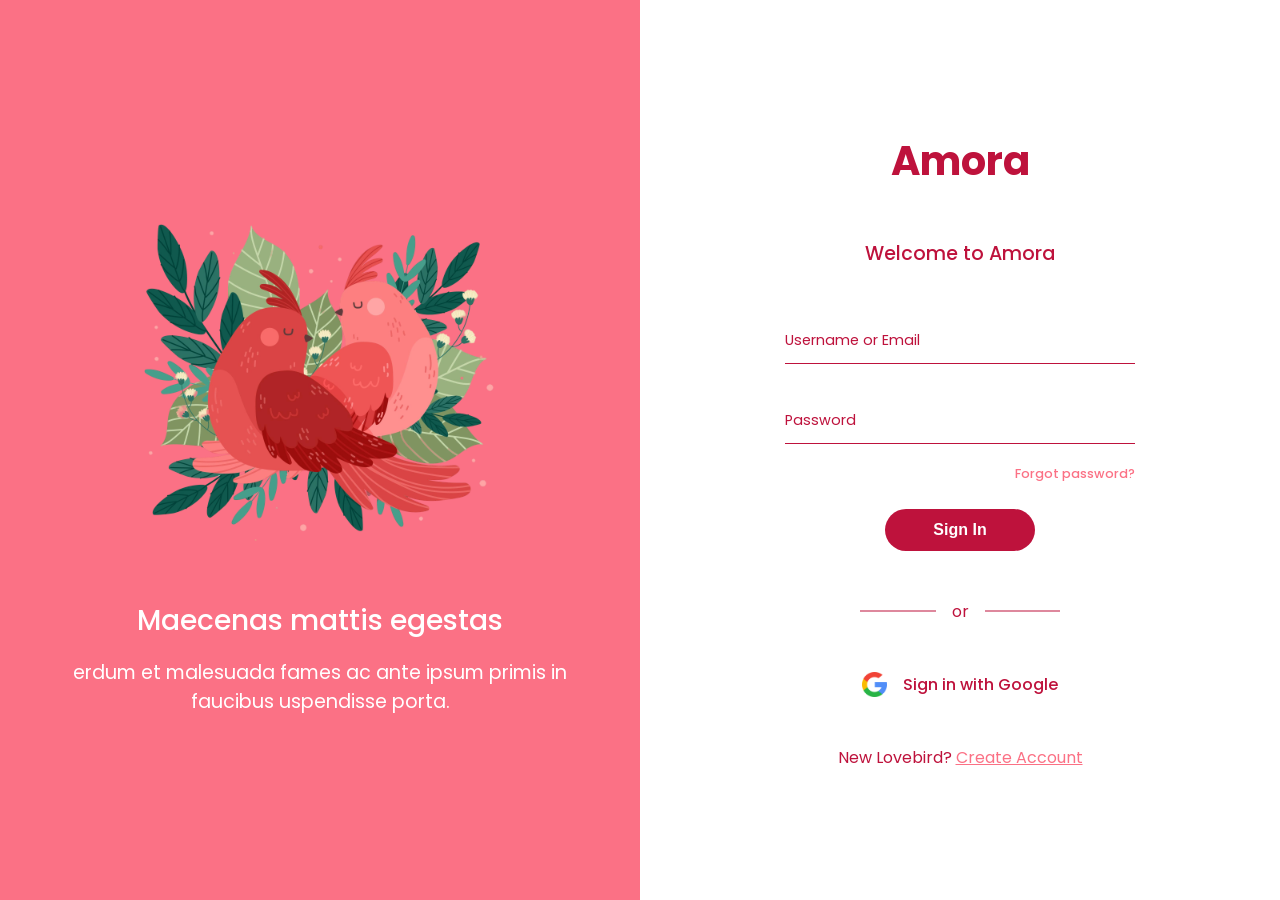
<file: index.html>
<!DOCTYPE html>
<html lang="en">
  <head>
    <meta charset="UTF-8" />
    <meta http-equiv="X-UA-Compatible" content="IE=edge" />
    <meta name="viewport" content="width=device-width, initial-scale=1.0" />
    <link rel="stylesheet" href="styles.css" />
    <title>Amora | Romantic Wedding Planning</title>
  </head>
  <body>
    <div class="container">
      <div class="container__left">
        <img src="assets/bg.png" alt="lovebirds" />
        <h2>Maecenas mattis egestas</h2>
        <p>
          erdum et malesuada fames ac ante ipsum primis in faucibus uspendisse
          porta.
        </p>
      </div>
      <div class="container__right">
        <div class="content">
          <h1 class="logo">Amora</h1>
          <p class="header">Welcome to Amora</p>
          <form>
            <div class="input__group">
              <input type="text" />
              <label for="username">Username or Email</label>
            </div>
            <div class="input__group">
              <input type="password" />
              <label for="password">Password</label>
            </div>
            <p><a href="forget.html">Forgot password?</a></p>
            <button>Sign In</button>
          </form>
          <div class="divider">
            <span>or</span>
          </div>
          <div class="google__login">
            <img src="assets/search.png" alt="google" />
            <span>Sign in with Google</span>
          </div>
          <p class="create__account">
            New Lovebird? <a href="signup.html">Create Account</a>
          </p>
        </div>
      </div>
    </div>
  </body>
</html>
</file>
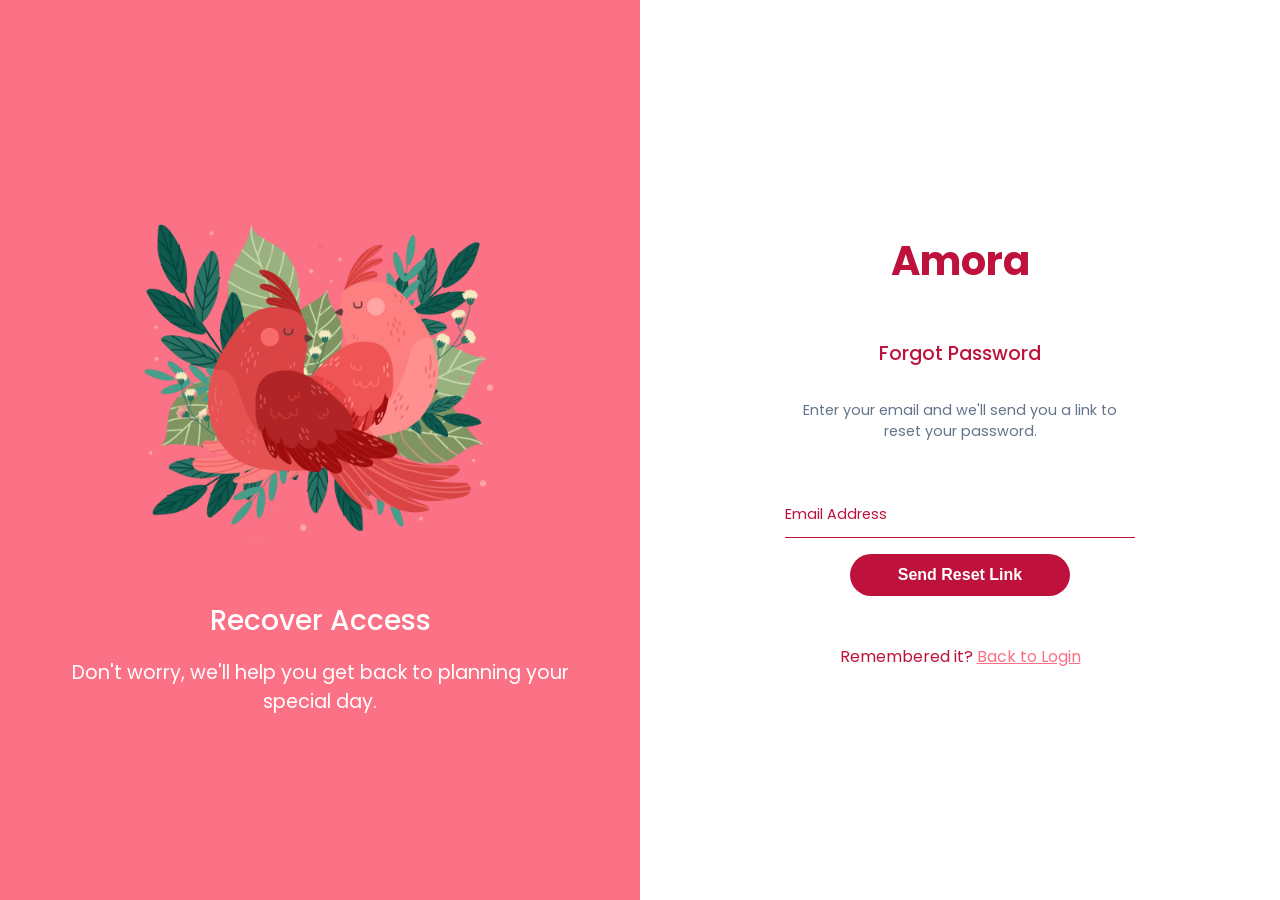
<file: forget.html>
<!DOCTYPE html>
<html lang="en">
  <head>
    <meta charset="UTF-8" />
    <meta http-equiv="X-UA-Compatible" content="IE=edge" />
    <meta name="viewport" content="width=device-width, initial-scale=1.0" />
    <link rel="stylesheet" href="styles.css" />
    <title>Forgot Password | Amora</title>
  </head>
  <body>
    <div id="success-msg" class="success-message">Reset link sent to your email!</div>
    <div class="container">
      <div class="container__left">
        <img src="assets/bg.png" alt="lovebirds" />
        <h2>Recover Access</h2>
        <p>
          Don't worry, we'll help you get back to planning your special day.
        </p>
      </div>
      <div class="container__right">
        <div class="content">
          <h1 class="logo">Amora</h1>
          <p class="header">Forgot Password</p>
          <p style="text-align: center; color: var(--text-light); font-size: 0.9rem; margin-bottom: 1rem;">
            Enter your email and we'll send you a link to reset your password.
          </p>
          <form onsubmit="event.preventDefault(); showSuccess();">
            <div class="input__group">
              <input type="email" required />
              <label>Email Address</label>
            </div>
            <button>Send Reset Link</button>
          </form>
          <p class="create__account" style="margin-top: 2rem;">
            Remembered it? <a href="index.html">Back to Login</a>
          </p>
        </div>
      </div>
    </div>
    <script>
      function showSuccess() {
        const msg = document.getElementById('success-msg');
        msg.classList.add('show');
        setTimeout(() => {
          msg.classList.remove('show');
          window.location.href = 'reset.html';
        }, 3000);
      }
    </script>
  </body>
</html>
</file>
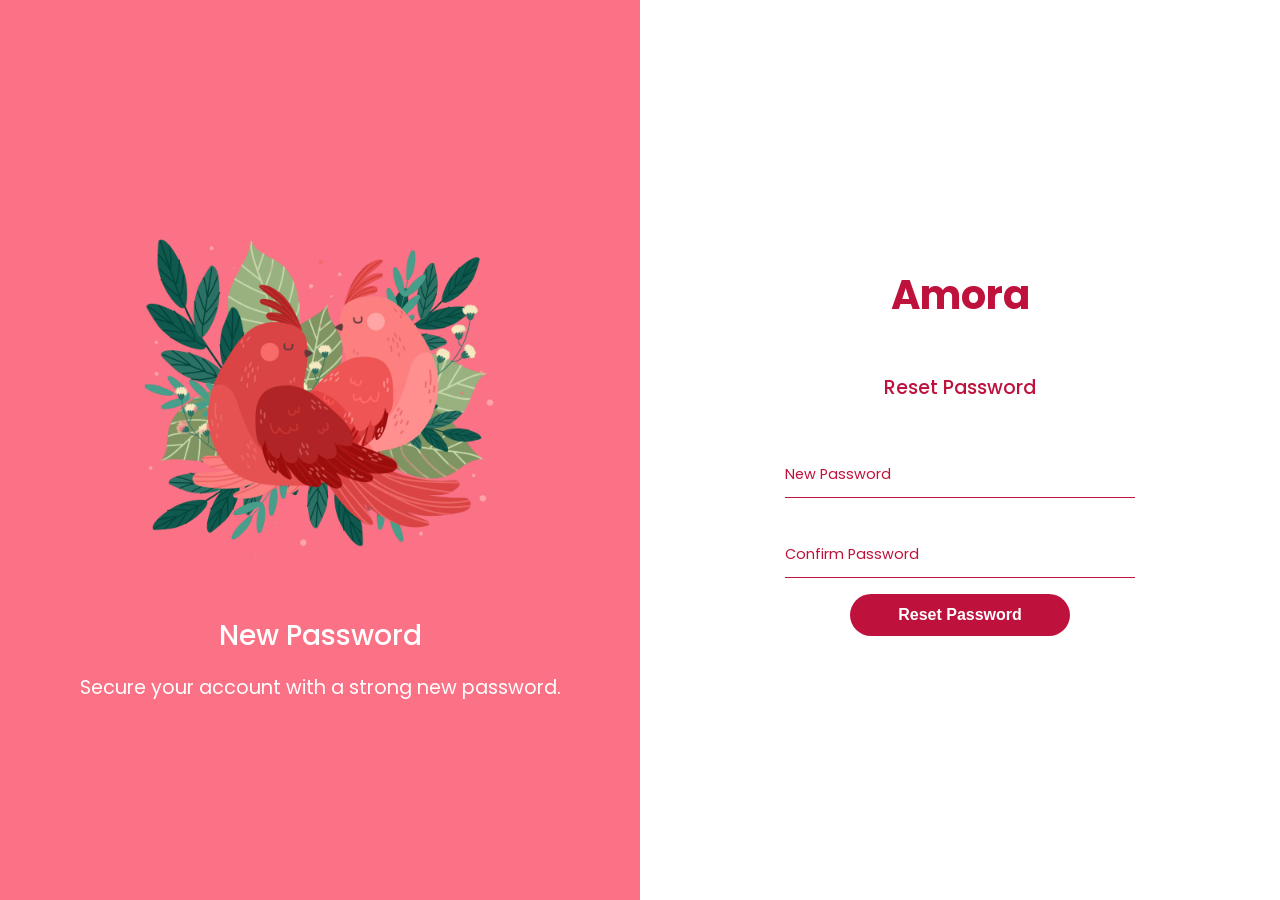
<file: reset.html>
<!DOCTYPE html>
<html lang="en">
  <head>
    <meta charset="UTF-8" />
    <meta http-equiv="X-UA-Compatible" content="IE=edge" />
    <meta name="viewport" content="width=device-width, initial-scale=1.0" />
    <link rel="stylesheet" href="styles.css" />
    <title>Reset Password | Amora</title>
  </head>
  <body>
    <div id="success-msg" class="success-message">Password reset successfully!</div>
    <div class="container">
      <div class="container__left">
        <img src="assets/bg.png" alt="lovebirds" />
        <h2>New Password</h2>
        <p>
          Secure your account with a strong new password.
        </p>
      </div>
      <div class="container__right">
        <div class="content">
          <h1 class="logo">Amora</h1>
          <p class="header">Reset Password</p>
          <form onsubmit="event.preventDefault(); showSuccess();">
            <div class="input__group">
              <input type="password" required />
              <label>New Password</label>
            </div>
            <div class="input__group">
              <input type="password" required />
              <label>Confirm Password</label>
            </div>
            <button>Reset Password</button>
          </form>
        </div>
      </div>
    </div>
    <script>
      function showSuccess() {
        const msg = document.getElementById('success-msg');
        msg.classList.add('show');
        setTimeout(() => {
          msg.classList.remove('show');
          window.location.href = 'index.html';
        }, 3000);
      }
    </script>
  </body>
</html>
</file>
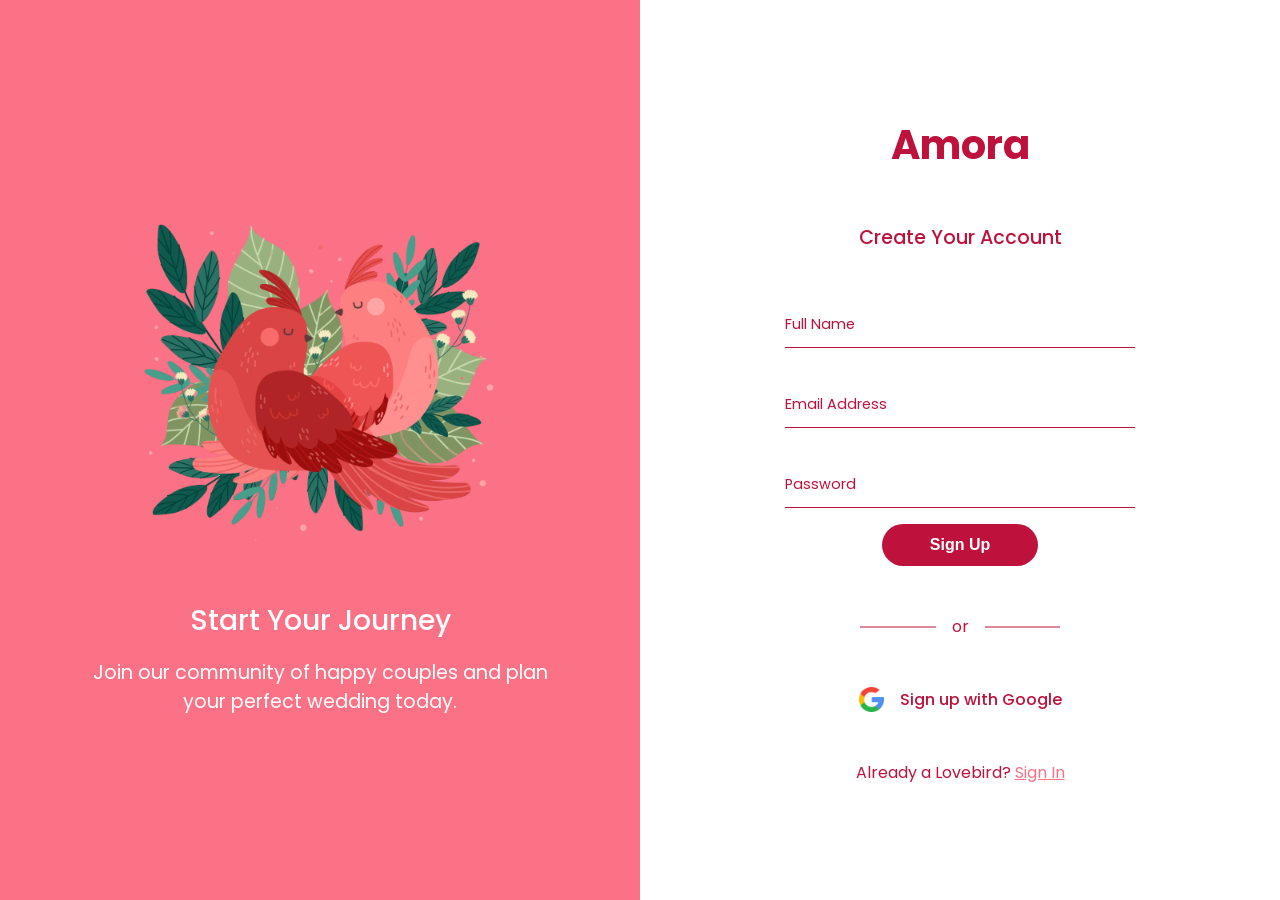
<file: signup.html>
<!DOCTYPE html>
<html lang="en">
  <head>
    <meta charset="UTF-8" />
    <meta http-equiv="X-UA-Compatible" content="IE=edge" />
    <meta name="viewport" content="width=device-width, initial-scale=1.0" />
    <link rel="stylesheet" href="styles.css" />
    <title>Sign Up | Amora</title>
  </head>
  <body>
    <div id="success-msg" class="success-message">Account created successfully!</div>
    <div class="container">
      <div class="container__left">
        <img src="assets/bg.png" alt="lovebirds" />
        <h2>Start Your Journey</h2>
        <p>
          Join our community of happy couples and plan your perfect wedding today.
        </p>
      </div>
      <div class="container__right">
        <div class="content">
          <h1 class="logo">Amora</h1>
          <p class="header">Create Your Account</p>
          <form onsubmit="event.preventDefault(); showSuccess();">
            <div class="input__group">
              <input type="text" required />
              <label>Full Name</label>
            </div>
            <div class="input__group">
              <input type="email" required />
              <label>Email Address</label>
            </div>
            <div class="input__group">
              <input type="password" required />
              <label>Password</label>
            </div>
            <button>Sign Up</button>
          </form>
          <div class="divider">
            <span>or</span>
          </div>
          <div class="google__login">
            <img src="assets/search.png" alt="google" />
            <span>Sign up with Google</span>
          </div>
          <p class="create__account">
            Already a Lovebird? <a href="index.html">Sign In</a>
          </p>
        </div>
      </div>
    </div>
    <script>
      function showSuccess() {
        const msg = document.getElementById('success-msg');
        msg.classList.add('show');
        setTimeout(() => {
          msg.classList.remove('show');
          window.location.href = 'index.html';
        }, 3000);
      }
    </script>
  </body>
</html>
</file>
<file: styles.css>
@import url("https://fonts.googleapis.com/css2?family=Poppins:wght@400;500;600&display=swap");

:root {
  --primary-color: #fb7185;
  --secondary-color: #be123c;
  --text-dark: #1e293b;
  --text-light: #64748b;
  --extra-light: #fff1f2;
  --white: #ffffff;
}

* {
  padding: 0;
  margin: 0;
  box-sizing: border-box;
}

body {
  font-family: "Poppins", sans-serif;
}

.container {
  min-height: 100vh;
  display: grid;
  grid-template-columns: repeat(2, 1fr);
}

.container__left {
  padding: 1rem;
  display: flex;
  flex-direction: column;
  align-items: center;
  justify-content: center;
  gap: 1rem;
  background-color: var(--primary-color);
}

.container__left img {
  width: 100%;
  max-width: 400px;
}

.container__left h2 {
  font-size: 1.75rem;
  font-weight: 500;
  color: var(--white);
}

.container__left p {
  max-width: 500px;
  font-size: 1.2rem;
  text-align: center;
  color: var(--white);
}

.container__right {
  display: flex;
  align-items: center;
  justify-content: center;
}

.content {
  width: 100%;
  max-width: 350px;
  display: grid;
  gap: 1rem;
}

.logo {
  font-size: 2.5rem;
  font-weight: 700;
  color: var(--secondary-color);
  text-align: center;
  margin-bottom: 2rem;
}

.header {
  margin-bottom: 1rem;
  font-size: 1.2rem;
  font-weight: 500;
  color: var(--secondary-color);
  text-align: center;
}

form {
  display: grid;
}

.input__group {
  position: relative;
  margin: 1rem 0;
}

form label {
  position: absolute;
  top: 50%;
  left: 0;
  transform: translateY(-50%);
  font-size: 0.9rem;
  color: var(--secondary-color);
  pointer-events: none;
  transition: 0.3s;
}

form input {
  padding: 1rem 0;
  width: 100%;
  outline: none;
  border: none;
  border-bottom: 1px solid var(--secondary-color);
}

form input:focus ~ label {
  top: 0;
  font-size: 0.8rem;
}

form p {
  text-align: right;
  margin-bottom: 1.5rem;
}

form p a {
  font-size: 0.8rem;
  font-weight: 500;
  color: var(--primary-color);
  text-decoration: none;
}

form button {
  padding: 0.75rem 3rem;
  max-width: fit-content;
  margin: auto;
  outline: none;
  border: none;
  border-radius: 5rem;
  font-size: 1rem;
  font-weight: 600;
  color: var(--white);
  background-color: var(--secondary-color);
  cursor: pointer;
  transition: 0.3s;
}

form button:hover {
  background-color: var(--primary-color);
}

.divider {
  position: relative;
  isolation: isolate;
  text-align: center;
  width: 100%;
  max-width: 200px;
  margin: 2rem auto;
}

.divider::before {
  position: absolute;
  content: "";
  width: 100%;
  height: 1px;
  top: 50%;
  left: 50%;
  transform: translate(-50%, -50%);
  background-color: var(--secondary-color);
  z-index: -1;
}

.divider span {
  padding: 0 1rem;
  color: var(--secondary-color);
  background-color: var(--white);
}

.google__login {
  display: flex;
  align-items: center;
  justify-content: center;
  gap: 1rem;
  cursor: pointer;
  margin-bottom: 2rem;
}

.google__login img {
  max-width: 25px;
}

.google__login span {
  font-size: 1rem;
  font-weight: 500;
  color: var(--secondary-color);
  transition: 0.3s;
}

.google__login:hover span {
  color: var(--primary-color);
}

.create__account {
  color: var(--secondary-color);
  text-align: center;
}

.create__account a {
  color: var(--primary-color);
}

@media (width < 788px) {
  .container {
    grid-template-columns: repeat(1, 1fr);
  }

  .container__left,
  .container__right {
    min-height: 100vh;
  }
}

/* Success Message Styles */
.success-message {
  position: fixed;
  top: 2rem;
  left: 50%;
  transform: translateX(-50%) translateY(-200%);
  background-color: var(--secondary-color);
  color: var(--white);
  padding: 1rem 2rem;
  border-radius: 5rem;
  box-shadow: 0 5px 15px rgba(0, 0, 0, 0.2);
  z-index: 1000;
  transition: transform 0.5s cubic-bezier(0.68, -0.55, 0.265, 1.55);
}

.success-message.show {
  transform: translateX(-50%) translateY(0);
}
</file>
